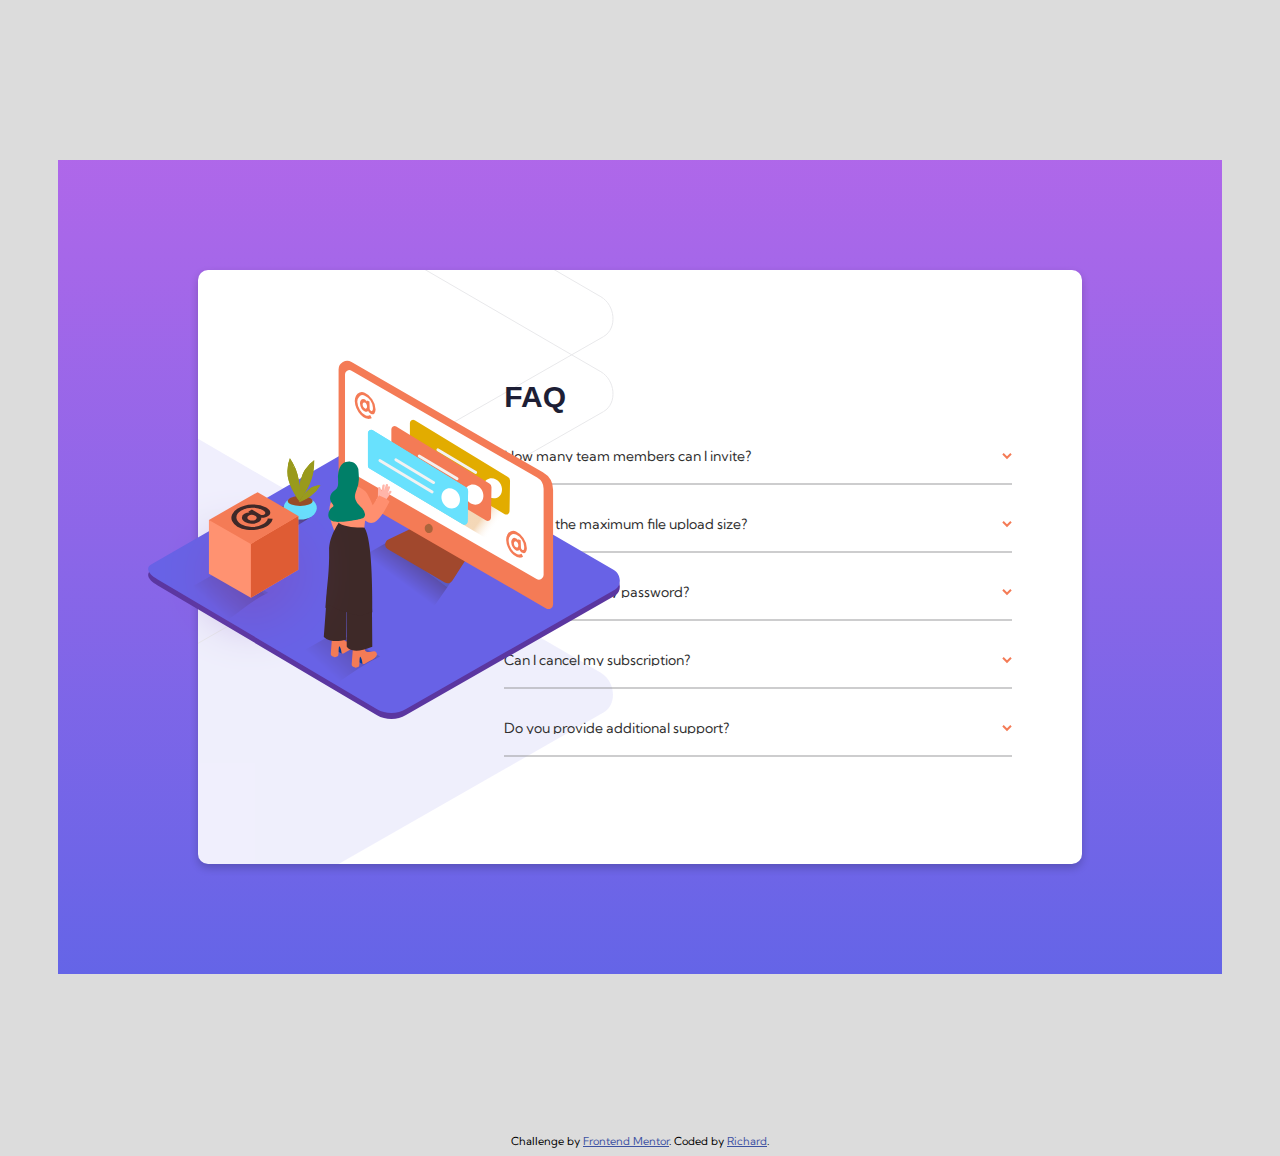
<file: 1-faq-accordion-card-main/index.html>
<!DOCTYPE html>
<html lang="en">

<head>
  <meta charset="UTF-8">
  <meta name="viewport" content="width=device-width, initial-scale=1.0">
  <!-- displays site properly based on user's device -->

  <link rel="icon" type="image/png" sizes="32x32" href="./images/favicon-32x32.png">
  <link rel="stylesheet" href="./style.css" />
  <link href="https://fonts.googleapis.com/css2?family=Kumbh+Sans&display=swap" rel="stylesheet">
  <title>Frontend Mentor | FAQ Accordion Card</title>
</head>

<body>
  <div class="card">
    <div class="stack">
      <div class="innercard">
        <div class="container">
          <div class="row">
            <div class="column">
              <div class="parent">
                <div class="illustration-woman-desktop">
                  <img src="images/illustration-woman-online-desktop.svg" alt="woman-desktop" />
                </div>
                <div class="illustration-woman-mobile">
                  <img src="images/illustration-woman-online-mobile.svg" alt="woman-mobile" />
                </div>
                <div class="illustration-box">
                  <img src="images/illustration-box-desktop.svg" alt="box-desktop" />
                </div>

              </div>
            </div>
            <div class="column-block">
              <div class="title">
                FAQ
              </div>
              <div class="section">
                <div class="accordion">
                  How many team members can I invite?
                </div>
                <div class="panel">
                  You can invite up to 2 additional users on the Free plan. There is no limit on
                  team members for the Premium plan.
                </div>
              </div>
              <hr class="divider">
              <div class="section">
                <div class="accordion">
                  What is the maximum file upload size?
                </div>
                <div class="panel">
                  No more than 2GB. All files in your account must fit your allotted storage space.
                </div>
              </div>
              <hr class="divider">

              <div class="section">
                <div class="accordion">
                  How do I reset my password?
                </div>
                <div class="panel">
                  Click “Forgot password” from the login page or “Change password” from your profile page.
                  A reset link will be emailed to you.
                </div>
              </div>
              <hr class="divider">

              <div class="section">
                <div class="accordion">
                  Can I cancel my subscription?
                </div>
                <div class="panel">
                  Yes! Send us a message and we’ll process your request no questions asked.
                </div>
              </div>
              <hr class="divider">

              <div class="section">
                <div class="accordion">
                  Do you provide additional support?
                </div>
                <div class="panel">
                  Chat and email support is available 24/7. Phone lines are open during normal business hours.
                </div>
              </div>
              <hr class="divider">

            </div>
          </div>
        </div>
      </div>
    </div>
  </div>

  <div class="attribution">
    Challenge by <a href="https://www.frontendmentor.io?ref=challenge" target="_blank">Frontend Mentor</a>.
    Coded by <a href="#">Richard</a>.
  </div>
</body>
<script>
  const section = document.querySelectorAll('.section');

  section.forEach(section => {
    section.addEventListener('click', () => {

      if (section.className == 'section section-item-active') {
        section.classList.remove('section-item-active')
      } else {
        removeClass();
        section.classList.add('section-item-active');
      }
    })
  })

  function removeClass() {
    section.forEach(section => {
      section.classList.remove('section-item-active');
    });
  }

</script>

</html>
</file>
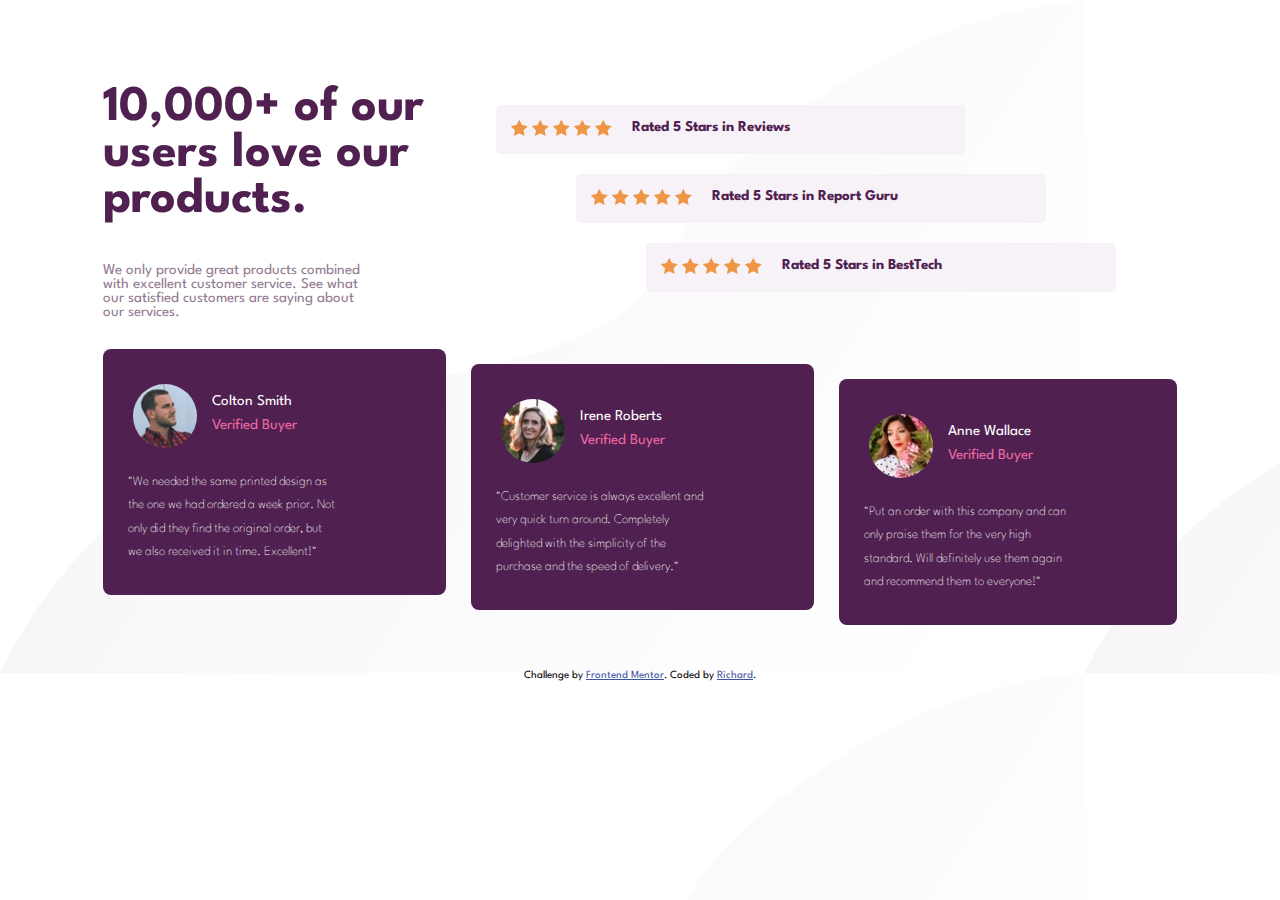
<file: 3-social-proof-section-master/index.html>
<!DOCTYPE html>
<html lang="en">

<head>
  <meta charset="UTF-8" />
  <meta name="viewport" content="width=device-width, initial-scale=1.0" />
  <!-- displays site properly based on user's device -->
  <link href="https://fonts.googleapis.com/css2?family=Spartan:wght@700&display=swap" rel="stylesheet">
  <link href="https://fonts.googleapis.com/css2?family=Spartan:wght@400;700&display=swap" rel="stylesheet">

  <link rel="icon" type="image/png" sizes="32x32" href="./images/favicon-32x32.png" />
  <link rel="stylesheet" href="style.css" />
  <title>Frontend Mentor | Social proof section</title>

  <!-- Feel free to remove these styles or customise in your own stylesheet 👍 -->
  <style>
    .attribution {
      font-size: 11px;
      text-align: center;
    }

    .attribution a {
      color: hsl(228, 45%, 44%);
    }
  </style>
</head>

<body>
  <div class="container ">
    <div class="row section-row">
      <div class="column flex-1">
        <div class="title-page purple-theme">
          <div class="center">10,000+ of our</div> 
          <div class="center">users love our</div> 
          <div class="center">products.</div>
        </div>
        <div class="caption dark-magenta">
          <div class="center">We only provide great products combined</div>
          <div class="center">with excellent  customer service. See what </div> 
          <div class="center">our satisfied customers are saying about </div>
          <div class="center">our services.</div>
        </div>
      </div>
      <div class="column flex-1">
        <div class="row rating center" style="margin-top: 60px;">
          <div class="column ">
            <img src="images/icon-star.svg" alt="star">
            <img src="images/icon-star.svg" alt="star">
            <img src="images/icon-star.svg" alt="star">
            <img src="images/icon-star.svg" alt="star">
            <img src="images/icon-star.svg" alt="star">
          </div>
          <div class="column purple-theme rating-text ">
            Rated 5 Stars in Reviews
          </div>
        </div>
        <div class="row rating center margin-left-80">
          <div class="column">
            <img src="images/icon-star.svg" alt="star">
            <img src="images/icon-star.svg" alt="star">
            <img src="images/icon-star.svg" alt="star">
            <img src="images/icon-star.svg" alt="star">
            <img src="images/icon-star.svg" alt="star">
          </div>
          <div class="column purple-theme rating-text">
            Rated 5 Stars in Report Guru
          </div>
        </div>
        <div class="row rating center margin-left-150">
          <div class="column">
            <img src="images/icon-star.svg" alt="star">
            <img src="images/icon-star.svg" alt="star">
            <img src="images/icon-star.svg" alt="star">
            <img src="images/icon-star.svg" alt="star">
            <img src="images/icon-star.svg" alt="star">
          </div>
          <div class="column purple-theme rating-text">
            Rated 5 Stars in BestTech
          </div>
        </div>
      </div>
    </div>
    <div class="row section-row">
      <div class="column flex-1">
        <div class="card margin-right-15" >
          <div class="row row-name">
            <div class="column avatar">
              <img src="./images/image-colton.jpg" alt="Colton" />
            </div>
            <div class="section-name">
              <div class="name">
                Colton Smith
              </div>
              <div class="status">
                Verified Buyer
              </div>
            </div>
          </div>
          <div class="row quotes">
            "We needed the same printed design as <br> the one we had ordered a week prior. Not <br> only did they find the original order, but <br> we also received it in time. Excellent!"
          </div>
        </div>
      </div>
      <div class="column flex-1">
        <div class="card margin-right-15" style="margin-top: 15px;">
          <div class="row row-name">
            <div class="column avatar">
              <img src="./images/image-irene.jpg" alt="Irene"/>
            </div>
            <div class="section-name">
              <div class="name">
                Irene Roberts
              </div>
              <div class="status">
                Verified Buyer
              </div>
            </div>
          </div>
          <div class="row quotes">
            "Customer service is always excellent and 
            <br>very quick turn around. Completely
            <br>delighted with the simplicity of the 
            <br> purchase and the speed of delivery."
          </div>
        </div>
      </div>
      <div class="column flex-1">
        <div class="card" style="margin-top: 30px;">
          <div class="row row-name">
            <div class="column avatar">
              <img src="./images/image-anne.jpg" alt="Anne"/>
            </div>
            <div class="section-name">
              <div class="name">
                Anne Wallace
              </div>
              <div class="status">
                Verified Buyer
              </div>
            </div>
          </div>
          <div class="row quotes">
            "Put an order with this company and can 
            <br> only praise them for the very high 
            <br> standard. Will definitely use them again 
            <br> and recommend them to everyone!"
          </div>
        </div>
      </div>
    </div>
  </div>
  <div class="attribution">
    Challenge by
    <a href="https://www.frontendmentor.io?ref=challenge" target="_blank">Frontend Mentor</a>. Coded by <a
      href="#">Richard</a>.
  </div>
</body>

</html>
</file>
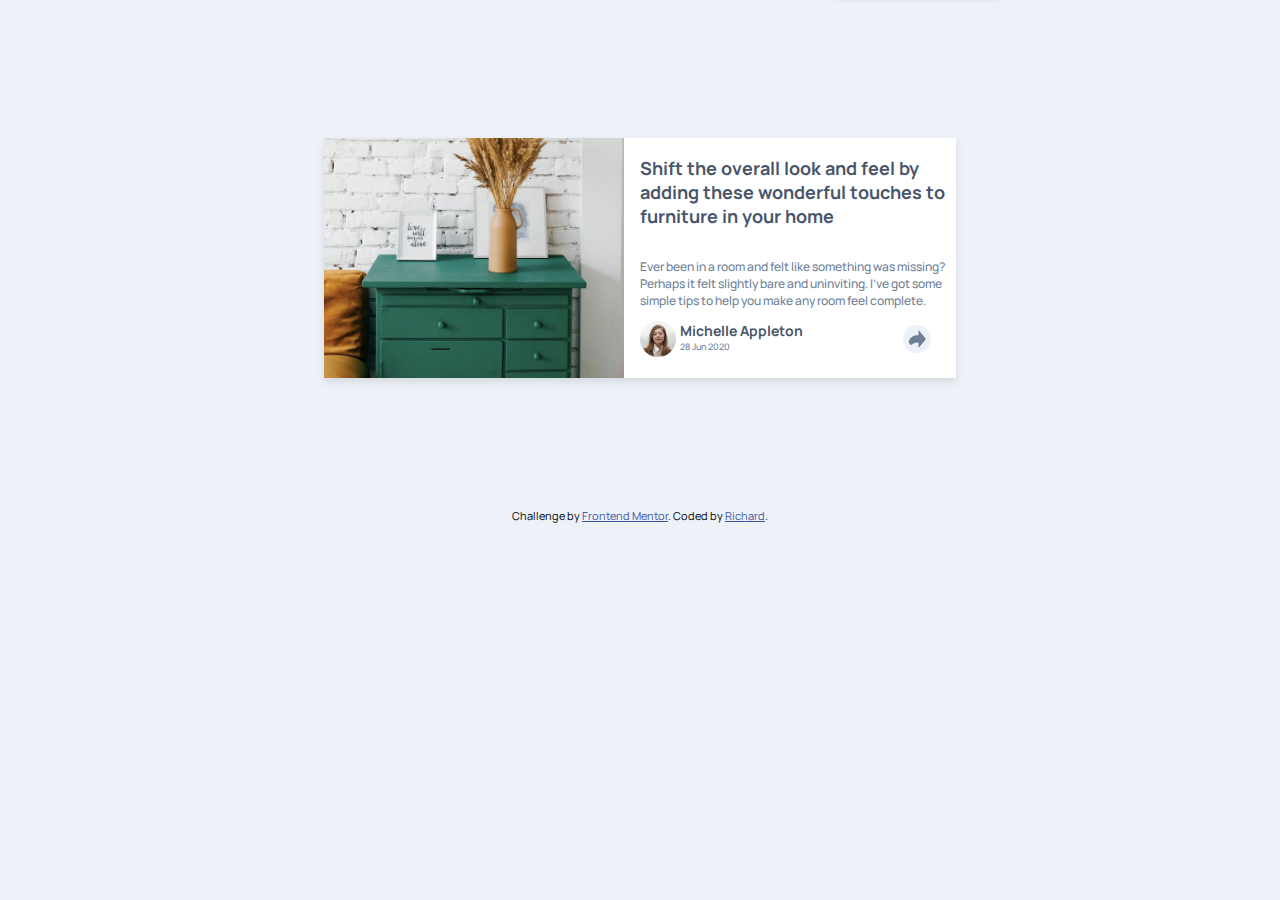
<file: 4-article-preview-component-master/index.html>
<!DOCTYPE html>
<html lang="en">

<head>
  <meta charset="UTF-8">
  <meta name="viewport" content="width=device-width, initial-scale=1.0">
  <!-- displays site properly based on user's device -->

  <link rel="icon" type="image/png" sizes="32x32" href="./images/favicon-32x32.png">
  <link rel="stylesheet" href="style.css">
  <link href="https://fonts.googleapis.com/css2?family=Manrope:wght@500;700&display=swap" rel="stylesheet">

  <title>Frontend Mentor | Article preview component</title>


  <!-- Feel free to remove these styles or customise in your own stylesheet 👍 -->
  <style>
    .attribution {
      font-size: 11px;
      text-align: center;
      font-family: "Manrope", sans-serif;
    }

    .attribution a {
      color: hsl(228, 45%, 44%);
    }
  </style>
</head>

<body>
  <div class="container">
    <div class="row-card card">
      <div class="column">
        <img src="./images/drawers.jpg" alt="drawers">
      </div>
      <div class="column mobile-content">
        <p class="title">
          Shift the overall look and feel by adding these wonderful
          touches to furniture in your home
        </p>
        <p class="caption">
          Ever been in a room and felt like something was missing?
          Perhaps it felt slightly bare and uninviting. I’ve got some
          simple tips to help you make any room feel complete.
        </p>
        <div class="row">
          <div class="column avatar">
            <img src="./images/avatar-michelle.jpg" alt="avatar">
          </div>
          <div class="column-5">
            <div class="row name">
              Michelle Appleton
            </div>
            <div class="row date">
              28 Jun 2020
            </div>
          </div>
          <div class="column-2 share-button">
            <img src="./images/icon-share.svg" alt="icon_share">
            <div class="share-tooltip-content margin-right-5">
              Share
              <img src="./images/icon-facebook.svg" alt="icon_share">
              <img src="./images/icon-twitter.svg" alt="icon_share">
              <img src="./images/icon-pinterest.svg" alt="icon_share">
            </div>
          </div>
        </div>
      </div>
    </div>

  </div>




  <div class="attribution">
    Challenge by <a href="https://www.frontendmentor.io?ref=challenge" target="_blank">Frontend Mentor</a>.
    Coded by <a href="https://github.com/richardoey" target="_blank">Richard</a>.
  </div>
</body>

</html>
</file>
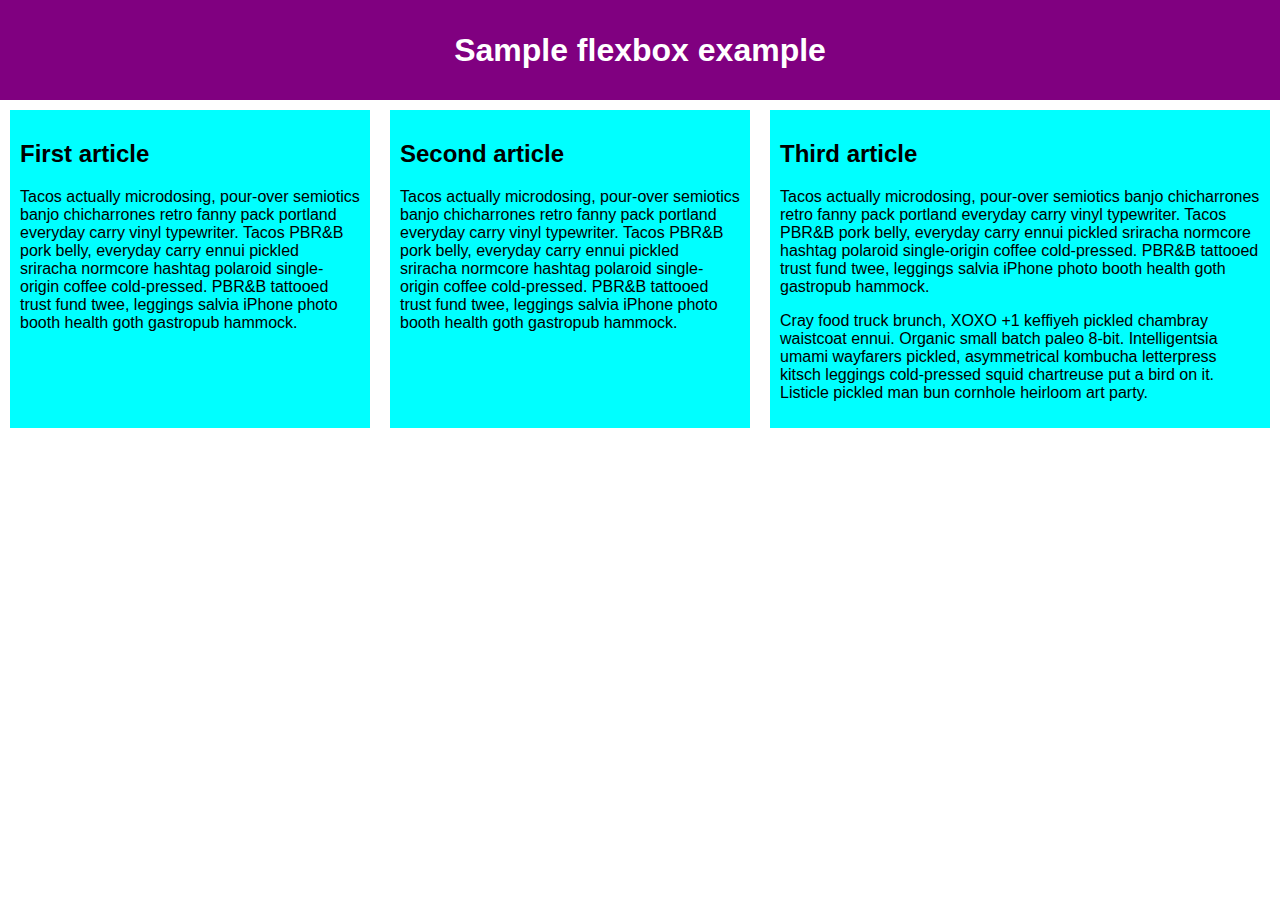
<file: trials/align-center-flexbox/index.html>
<!DOCTYPE html>
<html>

<head>
  <meta charset="utf-8">
  <title>Flexbox 0 — starting code</title>
  <style>
    html {
      font-family: sans-serif;
    }

    body {
      margin: 0;
    }

    header {
      background: purple;
      height: 100px;
    }

    h1 {
      text-align: center;
      color: white;
      line-height: 100px;
      margin: 0;
    }

    article {
      padding: 10px;
      margin: 10px;
      background: aqua;
      flex: 1 200px;
    }

    article:nth-of-type(3) {
      flex: 2 200px;
    }
    /* Add your flexbox CSS below here */
    section {
      display: flex;
    }

  </style>
</head>

<body>
  <header>
    <h1>Sample flexbox example</h1>
  </header>

  <section>
    <article>
      <h2>First article</h2>

      <p>Tacos actually microdosing, pour-over semiotics banjo chicharrones retro fanny pack portland everyday carry vinyl typewriter. Tacos PBR&B pork belly, everyday carry ennui pickled sriracha normcore hashtag polaroid single-origin coffee cold-pressed. PBR&B tattooed trust fund twee, leggings salvia iPhone photo booth health goth gastropub hammock.</p>
    </article>

    <article>
      <h2>Second article</h2>

      <p>Tacos actually microdosing, pour-over semiotics banjo chicharrones retro fanny pack portland everyday carry vinyl typewriter. Tacos PBR&B pork belly, everyday carry ennui pickled sriracha normcore hashtag polaroid single-origin coffee cold-pressed. PBR&B tattooed trust fund twee, leggings salvia iPhone photo booth health goth gastropub hammock.</p>
    </article>

    <article>
      <h2>Third article</h2>

      <p>Tacos actually microdosing, pour-over semiotics banjo chicharrones retro fanny pack portland everyday carry vinyl typewriter. Tacos PBR&B pork belly, everyday carry ennui pickled sriracha normcore hashtag polaroid single-origin coffee cold-pressed. PBR&B tattooed trust fund twee, leggings salvia iPhone photo booth health goth gastropub hammock.</p>

      <p>Cray food truck brunch, XOXO +1 keffiyeh pickled chambray waistcoat ennui. Organic small batch paleo 8-bit. Intelligentsia umami wayfarers pickled, asymmetrical kombucha letterpress kitsch leggings cold-pressed squid chartreuse put a bird on it. Listicle pickled man bun cornhole heirloom art party.</p>
    </article>
  </section>
</body>

</html>
</file>
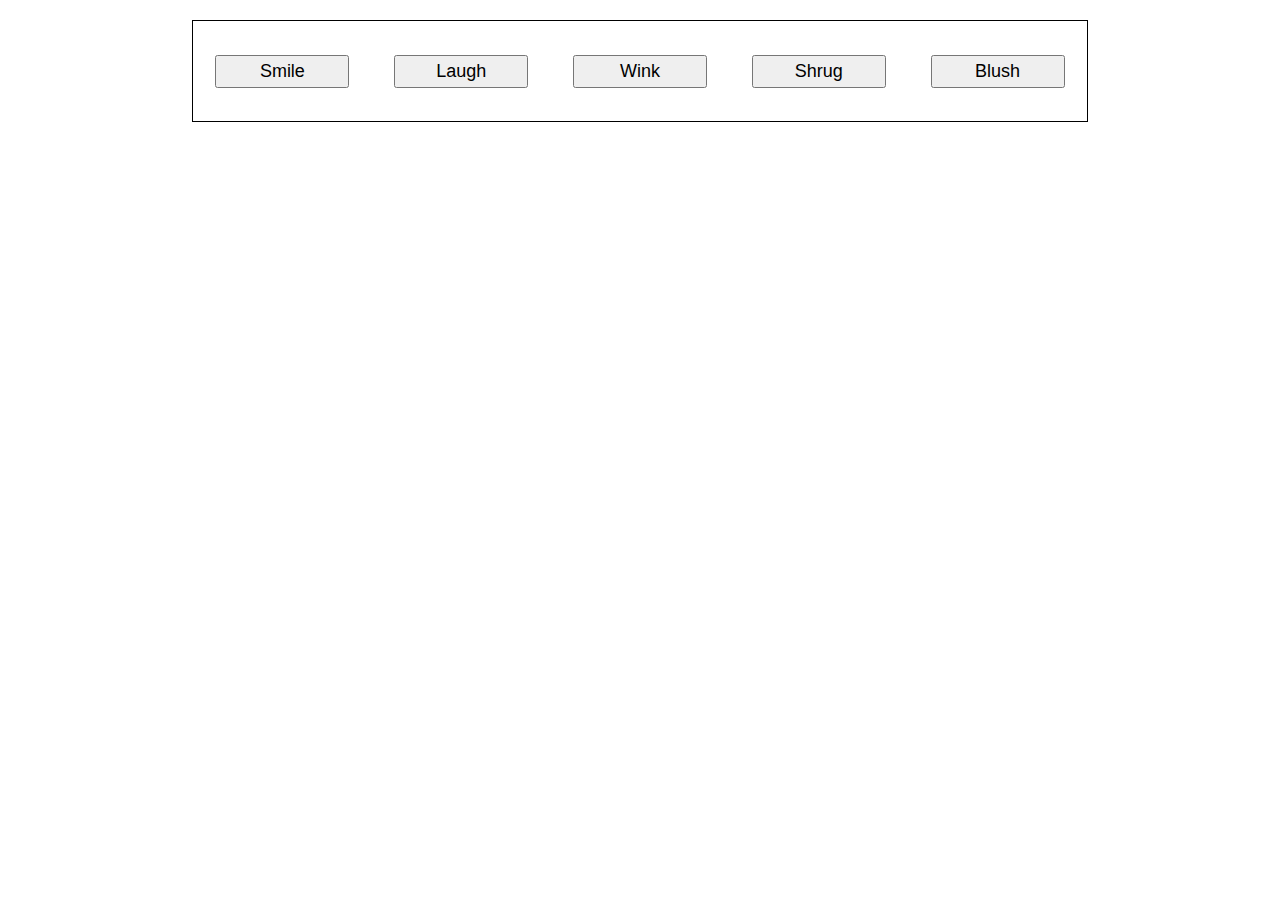
<file: trials/align-center-flexbox/flex-align0.html>
<!DOCTYPE html>
<html>

<head>
    <meta charset="utf-8">
    <title>Flexbox align 0 — starting code</title>
    <style>
        html {
            font-family: sans-serif;
        }

        body {
            width: 70%;
            max-width: 960px;
            margin: 20px auto;
        }

        button {
            font-size: 18px;
            line-height: 1.5;
            width: 15%;
        }

        div {
            display: flex;
            align-items: center;
            justify-content: space-around;
            height: 100px;
            border: 1px solid black;
        }

        /* 
        align-items controls where the flex items sit on the cross axis 
        1. by default, the value is stretch, which stretches all flex items to fill
        the parent in the direction of the cross axis.
        2. the center value that we used in our above code causes 
        */
        /* Add your flexbox CSS below here */
    </style>
</head>

<body>
    <div>
        <button>Smile</button>
        <button>Laugh</button>
        <button>Wink</button>
        <button>Shrug</button>
        <button>Blush</button>
    </div>
</body>

</html>
</file>
<file: 1-faq-accordion-card-main/style.css>
body {
  background-color: gainsboro;
  font-family: "Kumbh Sans", sans-serif;
  font-size: 14px;
}

.container {
  padding: 20px 50px;
  align-items: center;
}

.card {
  margin: 160px 50px;
  padding: 110px 140px;
  background-image: linear-gradient(
    180deg,
    hsl(273, 75%, 66%),
    hsl(240, 73%, 65%)
  );
}

.stack {
  background-color: white;
  border-radius: 10px;
}

.innercard {
  border-radius: 10px;
  padding: 80px 20px;
  background-image: url(./images/bg-pattern-desktop.svg);
  box-shadow: 0 4px 8px 0 rgba(0, 0, 0, 0.2);
  background-repeat: no-repeat;
  background-position: -550px -250px;
}

.row {
  display: flex;
  flex-direction: row;
}

.column {
  flex: 50%;
}

.parent {
  position: relative;
  top: 0;
  left: 0;
}

.illustration-woman-desktop {
  display: block;
  position: absolute;
  top: -10px;
  left: -120px;
}

.illustration-woman-mobile {
  display: none;
  position: absolute;
  top: -10px;
  left: -120px;
}

.illustration-box {
  position: absolute;
  top: 120px;
  left: -110px;
}

@media (max-width: 640px) and (min-width: 320px) {
  body {
    background-image: linear-gradient(
      180deg,
      hsl(273, 75%, 66%),
      hsl(240, 73%, 65%)
    );
    font-family: "Kumbh Sans", sans-serif;
    font-size: 14px;
  }

  .card {
    padding: 5px 7px;
    width: inherit;
    margin: 150px 0px 10px 0px;
    background-image: linear-gradient(
      180deg,
      hsl(273, 75%, 66%),
      hsl(240, 73%, 65%)
    );
  }

  .row {
    display: flex;
    flex-direction: column;
  }

  .title {
    text-align: center;
  }

  .container {
    padding: 0px 0px;
    align-items: center;
  }

  .stack {
    background-color: white;
    border-radius: 10px;
  }

  .innercard {
    padding: 50px 10px;
    box-shadow: 0 4px 8px 0 rgba(0, 0, 0, 0.2);
    background-image: none;
  }

  .illustration-woman-desktop {
    display: none;
  }

  .illustration-woman-mobile {
    display: block;
    position: absolute;
    top: -180px;
    left: -15px;
  }

  .illustration-box {
    display: none;
  }
}

.accordion {
  cursor: pointer;
  text-align: left;
  padding: 18px 0px;
  width: 100%;
  text-align: left;
  border: none;
  outline: none;
  color: rgb(48, 47, 47);
}

.accordion:hover {
  color: hsl(14, 88%, 65%);
}

.accordion:after {
  content: url(./images/icon-arrow-down.svg); /* Unicode character for "plus" sign (+) */
  font-size: 13px;
  color: #777;
  float: right;
  margin-left: 5px;
}

.active:after {
  content: url(./images/icon-arrow-down.svg);
  transform: rotate(180deg); /*change to up arrow*/
}
.active {
  font-weight: bold;
  color: hsl(238, 29%, 16%);
}

.section {
  padding: 5px 0px;
  margin: 0em 0em 1.5em 0;
  overflow: hidden;
  transition: 0.5s;
  height: 2em;
}

.section-item-active {
  height: 9em;
  margin: 0;
}

.panel {
  font-size: 14px;
  color: hsl(240, 8%, 70%);
  margin: 1em 0;
}

.divider {
  border: 1px solid hsla(240, 1%, 54%, 0.418);
}

.attribution {
  font-size: 11px;
  text-align: center;
  font-family: "Kumbh Sans";
}
.attribution a {
  color: hsl(228, 45%, 44%);
  font-family: "Kumbh Sans";
}

.title {
  font-family: sans-serif;
  font-weight: bold;
  margin: 10px 0px;
  font-size: 30px;
  color: hsl(238, 29%, 16%);
}
</file>
<file: 3-social-proof-section-master/style.css>
body {
  background-image: url("./images/bg-pattern-bottom-desktop.svg");
  font-size: 15px;
  font-family: "Spartan", sans-serif;
}

.purple-theme {
  color: hsl(300, 43%, 22%);
}

.dark-magenta {
  color: hsl(303, 10%, 53%);
}

.container {
  margin: 40px 90px;
}

.row {
  display: flex;
  flex-direction: row;
}

.column {
  padding: 5px;
}

.section-row {
  margin: 20px 0px;
}

.flex-1 {
  flex-grow: 1;
}

.flex-2 {
  flex-grow: 2;
}

.title-page {
  margin: 40px 0px;
  font-size: 50px;
  font-weight: bold;
}

.avatar img {
  border-radius: 40px;
  width: 64px;
  margin-right: 10px;
}

.rating {
  border-radius: 5px;
  background-color: hsl(300, 24%, 96%);
  width: 450px;
  padding: 10px;
  margin-bottom: 20px;
}

.rating-text {
  margin-left: 10px;
  font-weight: bold;
}

.margin-left-80 {
  margin-left: 80px;
}

.margin-left-150 {
  margin-left: 150px;
}

.card {
  background-color: hsl(300, 43%, 22%);
  border-radius: 8px;
  padding: 30px 25px;
}

.row-name {
  margin-bottom: 15px;
}
.margin-right-15 {
  margin-right: 15px;
}

.section-name {
  padding: 15px 0px;
}

.name {
  color: hsl(0, 0%, 100%);
  margin-bottom: 10px;
}

.status {
  color: hsl(333, 80%, 67%);
}

.quotes {
  color: hsl(0, 0%, 100%);
  font-size: 13px;
  line-height: 1.8;
  font-weight: lighter;
}

@media (max-width: 600px) {
  .container {
    margin: 40px 20px;
    width:auto;
    padding: 0px 0px;
    align-items: center;
  }

  .title-page {
    font-size: 20px;
    font-weight: bolder;
  }

  .caption {
    font-size: 15px;
  }

  .center {
    text-align: center;
  }

  .row {
    display: flex;
    flex-direction: column;
  }

  .margin-left-80 {
    margin-left: 0px;
  }

  .margin-left-150 {
    margin-left: 0px;
  }

  .rating {
    border-radius: 5px;
    background-color: hsl(300, 24%, 96%);
    width: auto;
    padding: 10px;
    margin-bottom: 20px;
  }
}
</file>
<file: 4-article-preview-component-master/style.css>
body {
  background-color: hsl(210, 46%, 95%);
}

.card {
  background-color: white;
  box-shadow: 0 4px 8px 0 rgba(0, 0, 0, 0.1);

}

.row-card {
  display: flex;
  flex-direction: row;
  flex-wrap: wrap;
  max-width: 50%;
}

.container {
  display: flex;
  align-items: center;
  justify-content: center;
  height: 500px;
}

.row-card img {
  width: auto;
  height: auto;
  max-width: 300px;
  max-height: 250px;
  margin: 0;
}

.row {
  display: flex;
  flex-direction: row;
  flex-wrap: wrap;
  max-width: 100%;
}

.column {
  display: flex;
  flex-direction: column;
  flex-basis: 100%;
  flex: 1;
}

.column-5 {
  display: flex;
  flex-direction: column;
  flex-basis: 100%;
  flex: 5;
}

.column-2 {
  display: flex;
  flex-direction: column;
  flex-basis: 100%;
  flex: 2;
}

.title {
  font-weight: 700;
  font-family: "Manrope", sans-serif;
  font-size: 18px;
  color: hsl(217, 19%, 35%); /* Very Dark Grayish Blue */
}

.caption {
  font-weight: 500;
  font-family: "Manrope", sans-serif;
  font-size: 12px;
  color: hsl(214, 17%, 51%); /* Desaturated Dark Blue */
}

.name {
  max-width: 100%;
  color: hsl(217, 19%, 35%); /* Very Dark Grayish Blue */
  font-weight: 700;
  font-size: 14px;
  font-family: "Manrope", sans-serif;
}

.avatar img {
  border-radius: 40px;
  width: auto;
  height: auto;
  max-width: 36px;
  max-height: 36px;
}

.date {
  font-size: 9px;
  font-weight: 500;
  font-family: "Manrope", sans-serif;
  color: hsl(214, 17%, 51%); /* Desaturated Dark Blue */
}

.share-button {
  align-items: center;
  justify-content: center;
}

.share-button img {
  background-color: hsl(210, 46%, 95%); /* Light Grayish Blue */
  border-radius: 40px;
  width: 18px;
  height: 18px;
  padding: 5px;
}

.margin-right-5-image img {
  margin-right: 5px;
}

.share-button .share-tooltip-content {
  border-radius: 10px;
  background: hsl(217, 19%, 35%);
  bottom: 100%;
  color: hsl(214, 17%, 51%);
  margin-bottom: 20px;
  opacity: 1;
  padding: 20px;
  pointer-events: none;
  position: absolute;
  width: fit-content;
  -webkit-transform: translateY(15px);
  -moz-transform: translateY(15px);
  -ms-transform: translateY(15px);
  -o-transform: translateY(15px);
  transform: translateY(15px);
  -webkit-transition: all 0.25s ease-out;
  -moz-transition: all 0.25s ease-out;
  -ms-transition: all 0.25s ease-out;
  -o-transition: all 0.25s ease-out;
  transition: all 0.25s ease-out;
  -webkit-box-shadow: 2px 2px 6px rgba(0, 0, 0, 0.28);
  -moz-box-shadow: 2px 2px 6px rgba(0, 0, 0, 0.28);
  -ms-box-shadow: 2px 2px 6px rgba(0, 0, 0, 0.28);
  -o-box-shadow: 2px 2px 6px rgba(0, 0, 0, 0.28);
  box-shadow: 2px 2px 6px rgba(0, 0, 0, 0.28);
}

.share-button:hover,
.share-tooltip-content {
  opacity: 1;
  pointer-events: auto;
  -webkit-transform: translateY(0px);
  -moz-transform: translateY(0px);
  -ms-transform: translateY(0px);
  -o-transform: translateY(0px);
  transform: translateY(0px);
}

@media (max-width: 600px) {

  .card {
    background-color: white;
    border-radius: 10px;
    box-shadow: 0 4px 8px 0 rgba(0, 0, 0, 0.1);
  }

  .container {
    display: flex;
    align-items: center;
    justify-content: center;
    height: 500px;
  }

  .row-card {
    display: flex;
    flex-direction: row;
    flex-wrap: wrap;
    max-width: 100%;
  }

  .row-card img {
    width: auto;
    height: auto;
    max-width: 320px;
    max-height: 200px;
    margin: 0;
  }

  .row {
    display: flex;
    flex-direction: row;
    flex-wrap: wrap;
    max-width: 100%;
  }

  .column {
    display: flex;
    flex-direction: column;
    flex-basis: 100%;
    flex: 1;
  }

  .mobile-content {
    padding: 10px 20px;
  }

  .title {
    font-weight: 700;
    font-family: "Manrope", sans-serif;
    font-size: 16px;
    color: hsl(217, 19%, 35%); /* Very Dark Grayish Blue */
  }

  .name {
    max-width: 100%;
    color: hsl(217, 19%, 35%); /* Very Dark Grayish Blue */
    font-weight: 700;
    font-size: 12px;
    font-family: "Manrope", sans-serif;
  }
  
  .avatar img {
    border-radius: 40px;
    width: auto;
    height: auto;
    max-width: 20px;
    max-height: 20px;
  }
  
  .date {
    font-size: 9px;
    font-weight: 500;
    font-family: "Manrope", sans-serif;
    color: hsl(214, 17%, 51%); /* Desaturated Dark Blue */
  }
  
  .share-button {
    align-items: center;
    justify-content: center;
  }
  
  .share-button img {
    background-color: hsl(210, 46%, 95%); /* Light Grayish Blue */
    border-radius: 40px;
    width: 18px;
    height: 18px;
    padding: 5px;
  }
 
}
</file>
